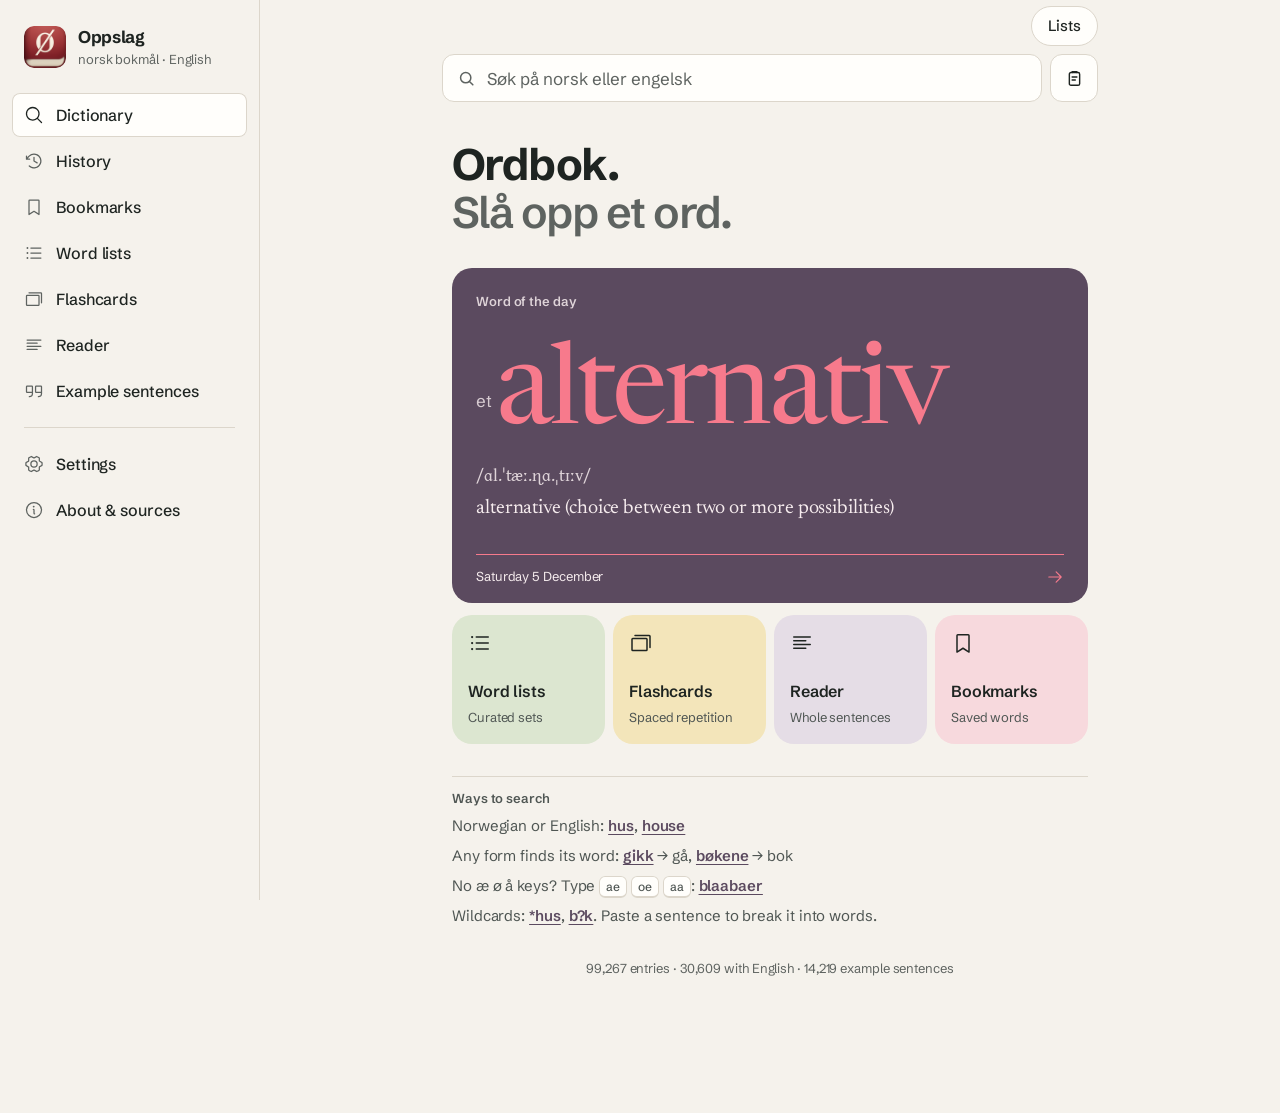
<file: index.html>
<!doctype html>
<html lang="en">
<head>
<meta charset="utf-8">
<meta name="viewport" content="width=device-width, initial-scale=1, viewport-fit=cover">
<title>Oppslag</title>
<meta name="description" content="Offline Norwegian Bokmål–English dictionary">
<!-- One theme colour = the app's own background, so the status bar blends in. iOS Home Screen apps
     don't switch between media-query variants, so a tiny script picks light or dark before first paint. -->
<meta name="theme-color" content="#1C1B1C">
<script>
  (function () {
    try {
      var s = (JSON.parse(localStorage.getItem('oppslag.v1') || '{}').settings) || {};
      var t = s.theme || 'auto';
      var dark = t === 'dark' || (t === 'auto' && matchMedia('(prefers-color-scheme: dark)').matches);
      document.querySelector('meta[name="theme-color"]').setAttribute('content', dark ? '#1C1B1C' : '#F5F2EC');
      if (t !== 'auto') document.documentElement.dataset.theme = t;   // the launch screen uses the chosen theme too
      // the app reloaded itself in the background to update: come back without the launch logo
      if (sessionStorage.getItem('oppslag.quiet')) { sessionStorage.removeItem('oppslag.quiet'); document.documentElement.classList.add('no-splash'); }
      // Home Screen app on iOS: for its first frames iOS lays the page out below the status bar, then
      // grows it to the full screen, so a launch icon centred in the page jumped up by half the status
      // bar. The bottom edge doesn't move, so the icon is placed from the bottom, at the screen's centre
      // (where iOS's own launch image has it too).
      if (navigator.standalone === true) {
        var land = matchMedia('(orientation: landscape)').matches;
        var sh = land ? Math.min(screen.width, screen.height) : Math.max(screen.width, screen.height);
        document.documentElement.style.setProperty('--screen-h', sh + 'px');
        document.documentElement.classList.add('ios-app');
      }
    } catch (e) {}
  })();
</script>
<meta name="apple-mobile-web-app-capable" content="yes">
<meta name="mobile-web-app-capable" content="yes">
<meta name="apple-mobile-web-app-status-bar-style" content="default">
<meta name="apple-mobile-web-app-title" content="Oppslag">
<link rel="manifest" href="oppslag-v7.webmanifest">
<!-- icon file names carry a version so iOS can't reuse a cached copy of an older logo -->
<link rel="icon" href="icons/bok7-192.png">
<!-- LAUNCH-IMAGES (pipeline/render_launch.py) -->
<link rel="apple-touch-startup-image" media="(device-width: 375px) and (device-height: 667px) and (-webkit-device-pixel-ratio: 2) and (orientation: portrait)" href="icons/bok7-launch-750x1334.png">
<link rel="apple-touch-startup-image" media="(device-width: 414px) and (device-height: 736px) and (-webkit-device-pixel-ratio: 3) and (orientation: portrait)" href="icons/bok7-launch-1242x2208.png">
<link rel="apple-touch-startup-image" media="(device-width: 375px) and (device-height: 812px) and (-webkit-device-pixel-ratio: 3) and (orientation: portrait)" href="icons/bok7-launch-1125x2436.png">
<link rel="apple-touch-startup-image" media="(device-width: 414px) and (device-height: 896px) and (-webkit-device-pixel-ratio: 2) and (orientation: portrait)" href="icons/bok7-launch-828x1792.png">
<link rel="apple-touch-startup-image" media="(device-width: 414px) and (device-height: 896px) and (-webkit-device-pixel-ratio: 3) and (orientation: portrait)" href="icons/bok7-launch-1242x2688.png">
<link rel="apple-touch-startup-image" media="(device-width: 390px) and (device-height: 844px) and (-webkit-device-pixel-ratio: 3) and (orientation: portrait)" href="icons/bok7-launch-1170x2532.png">
<link rel="apple-touch-startup-image" media="(device-width: 428px) and (device-height: 926px) and (-webkit-device-pixel-ratio: 3) and (orientation: portrait)" href="icons/bok7-launch-1284x2778.png">
<link rel="apple-touch-startup-image" media="(device-width: 393px) and (device-height: 852px) and (-webkit-device-pixel-ratio: 3) and (orientation: portrait)" href="icons/bok7-launch-1179x2556.png">
<link rel="apple-touch-startup-image" media="(device-width: 430px) and (device-height: 932px) and (-webkit-device-pixel-ratio: 3) and (orientation: portrait)" href="icons/bok7-launch-1290x2796.png">
<link rel="apple-touch-startup-image" media="(device-width: 402px) and (device-height: 874px) and (-webkit-device-pixel-ratio: 3) and (orientation: portrait)" href="icons/bok7-launch-1206x2622.png">
<link rel="apple-touch-startup-image" media="(device-width: 420px) and (device-height: 912px) and (-webkit-device-pixel-ratio: 3) and (orientation: portrait)" href="icons/bok7-launch-1260x2736.png">
<link rel="apple-touch-startup-image" media="(device-width: 440px) and (device-height: 956px) and (-webkit-device-pixel-ratio: 3) and (orientation: portrait)" href="icons/bok7-launch-1320x2868.png">
<link rel="apple-touch-startup-image" media="(device-width: 375px) and (device-height: 667px) and (-webkit-device-pixel-ratio: 2) and (orientation: portrait) and (prefers-color-scheme: dark)" href="icons/bok7-launch-750x1334-dark.png">
<link rel="apple-touch-startup-image" media="(device-width: 414px) and (device-height: 736px) and (-webkit-device-pixel-ratio: 3) and (orientation: portrait) and (prefers-color-scheme: dark)" href="icons/bok7-launch-1242x2208-dark.png">
<link rel="apple-touch-startup-image" media="(device-width: 375px) and (device-height: 812px) and (-webkit-device-pixel-ratio: 3) and (orientation: portrait) and (prefers-color-scheme: dark)" href="icons/bok7-launch-1125x2436-dark.png">
<link rel="apple-touch-startup-image" media="(device-width: 414px) and (device-height: 896px) and (-webkit-device-pixel-ratio: 2) and (orientation: portrait) and (prefers-color-scheme: dark)" href="icons/bok7-launch-828x1792-dark.png">
<link rel="apple-touch-startup-image" media="(device-width: 414px) and (device-height: 896px) and (-webkit-device-pixel-ratio: 3) and (orientation: portrait) and (prefers-color-scheme: dark)" href="icons/bok7-launch-1242x2688-dark.png">
<link rel="apple-touch-startup-image" media="(device-width: 390px) and (device-height: 844px) and (-webkit-device-pixel-ratio: 3) and (orientation: portrait) and (prefers-color-scheme: dark)" href="icons/bok7-launch-1170x2532-dark.png">
<link rel="apple-touch-startup-image" media="(device-width: 428px) and (device-height: 926px) and (-webkit-device-pixel-ratio: 3) and (orientation: portrait) and (prefers-color-scheme: dark)" href="icons/bok7-launch-1284x2778-dark.png">
<link rel="apple-touch-startup-image" media="(device-width: 393px) and (device-height: 852px) and (-webkit-device-pixel-ratio: 3) and (orientation: portrait) and (prefers-color-scheme: dark)" href="icons/bok7-launch-1179x2556-dark.png">
<link rel="apple-touch-startup-image" media="(device-width: 430px) and (device-height: 932px) and (-webkit-device-pixel-ratio: 3) and (orientation: portrait) and (prefers-color-scheme: dark)" href="icons/bok7-launch-1290x2796-dark.png">
<link rel="apple-touch-startup-image" media="(device-width: 402px) and (device-height: 874px) and (-webkit-device-pixel-ratio: 3) and (orientation: portrait) and (prefers-color-scheme: dark)" href="icons/bok7-launch-1206x2622-dark.png">
<link rel="apple-touch-startup-image" media="(device-width: 420px) and (device-height: 912px) and (-webkit-device-pixel-ratio: 3) and (orientation: portrait) and (prefers-color-scheme: dark)" href="icons/bok7-launch-1260x2736-dark.png">
<link rel="apple-touch-startup-image" media="(device-width: 440px) and (device-height: 956px) and (-webkit-device-pixel-ratio: 3) and (orientation: portrait) and (prefers-color-scheme: dark)" href="icons/bok7-launch-1320x2868-dark.png">
<!-- /LAUNCH-IMAGES -->
<link rel="apple-touch-icon" sizes="180x180" href="icons/bok7-180.png">
<link rel="preload" href="fonts/schibsted-grotesk.woff2" as="font" type="font/woff2" crossorigin>
<link rel="preload" href="fonts/newsreader.woff2" as="font" type="font/woff2" crossorigin>
<link rel="stylesheet" href="styles.css">
</head>
<body>
<div id="splash" aria-hidden="true"><img src="icons/bok7-logo.png" alt="" width="112" height="112"><p id="splash-msg" hidden></p></div>

<header class="topbar">
  <div class="navrow">
    <button id="navLeft" class="round" aria-label="Menu"></button>
    <div id="navTitle">Ordbok</div>
    <div id="navRight"></div>
  </div>
  <div class="searchrow">
    <div class="searchwrap">
      <svg class="sicon" viewBox="0 0 24 24" width="18" height="18" fill="none" stroke="currentColor" stroke-width="1.9" stroke-linecap="round"><circle cx="11" cy="11" r="6.5"/><path d="m20 20-4-4"/></svg>
      <input id="q" type="search" placeholder="Søk på norsk eller engelsk" autocomplete="off" autocorrect="off" autocapitalize="off" spellcheck="false" enterkeyhint="search" aria-label="Search">
      <button id="clearQ" class="clear" aria-label="Clear" hidden><svg viewBox="0 0 24 24" width="18" height="18"><circle cx="12" cy="12" r="9" fill="currentColor"/><path d="M9 9l6 6M15 9l-6 6" stroke="var(--surface)" stroke-width="1.8" stroke-linecap="round"/></svg></button>
    </div>
    <button id="pasteBtn" class="round small" aria-label="Search clipboard" title="Search clipboard"><svg viewBox="0 0 24 24" width="19" height="19" fill="none" stroke="currentColor" stroke-width="1.8" stroke-linecap="round" stroke-linejoin="round"><rect x="5.5" y="4.5" width="13" height="16" rx="2"/><path d="M9 4.5V3.5h6v1M9 10h6M9 14h4"/></svg></button>
  </div>
  <div id="keybar" aria-label="Special characters">
    <button data-k="æ">æ</button><button data-k="ø">ø</button><button data-k="å">å</button><button data-k="é">é</button><button data-k="*" class="wild">*</button><button data-k="?" class="wild">?</button>
  </div>
</header>
<ul id="suggest" hidden></ul>

<nav id="drawer" aria-label="Main menu">
  <div class="drawer-brand"><img class="logo-img" src="icons/bok7-logo.png" alt="" width="40" height="40"><div><b>Oppslag</b><div class="sub">norsk bokmål · English</div></div></div>
  <div class="drawer-links"></div>
</nav>
<div id="scrim"></div>
<div id="pagebg" aria-hidden="true"></div>

<main id="view"></main>
<div id="pager" hidden><button id="prevRes" class="round" aria-label="Previous result"></button><button id="nextRes" class="round" aria-label="Next result"></button></div>
<script type="module" src="js/app.js"></script>
</body>
</html>
</file>
<file: styles.css>
/* Oppslag — design system (see CLAUDE.md)
   Colour fields after the Merriam-Webster "remedy" concept, Notion's spacing and hairlines,
   Speak Sync's warm base and tiles. Headwords in Schibsted Grotesk, meaning in Newsreader. */

/* ======================================================================
   Fonts (self-hosted, subset with fonttools; SIL Open Font Licence)
   ====================================================================== */
@font-face { font-family: "Schibsted Grotesk"; src: url("fonts/schibsted-grotesk.woff2") format("woff2"); font-weight: 400 900; font-display: swap; }
@font-face { font-family: "Newsreader"; src: url("fonts/newsreader.woff2") format("woff2"); font-weight: 200 800; font-display: swap; }
@font-face { font-family: "Newsreader"; src: url("fonts/newsreader-italic.woff2") format("woff2"); font-weight: 200 800; font-style: italic; font-display: swap; }
@font-face { font-family: "Gentium IPA"; src: url("fonts/gentium-ipa.woff2") format("woff2"); font-display: swap; }

/* ======================================================================
   Tokens
   ====================================================================== */
:root {
  --font-display: "Schibsted Grotesk", -apple-system, "Helvetica Neue", sans-serif;
  --font-ui: "Schibsted Grotesk", -apple-system, "Helvetica Neue", sans-serif;
  --font-read: "Newsreader", "Iowan Old Style", Georgia, serif;
  --font-ipa: "Gentium IPA", "Times New Roman", serif;
  --space-1: 4px; --space-2: 8px; --space-3: 12px; --space-4: 16px;
  --space-5: 24px; --space-6: 32px; --space-7: 48px; --space-8: 64px;
  --radius-s: 8px; --radius-m: 12px; --radius-l: 20px; --radius-xl: 28px; --radius-pill: 999px;
  --measure: 36em; --page-max: 1080px; --page-narrow: 700px;

  /* the four colour fields (constant across light and dark, like the reference) */
  --mustard: #DFB94F; --sage: #96B07C; --plum: #5B4A5F; --rose: #EFB4BC;
  --coral: #F77A8C;               /* display type on plum only (large text, 3.2:1) */
  --on-field: #1E2421;            /* ink on mustard / sage / rose */
  --on-plum: #F6ECEE;             /* small text on plum */
  /* soft tints for tiles and highlights */
  --mustard-t: #F3E5BA; --sage-t: #DCE6D0; --plum-t: #E5DDE6; --rose-t: #F7D9DD;

  /* neutrals */
  --paper: #F5F2EC; --card: #FFFEFB; --sunken: #ECE8E0; --rule: #DCD6CB; --rule-strong: #1E2421;
  --ink: #1E2421; --ink-2: #4F5653; --ink-3: #5E6360;
  --link: #5B4A5F;                /* plum, the one interactive colour */
  --primary-bg: #1E2421; --primary-fg: #F5F2EC;
  --float: 0 12px 36px rgba(30, 36, 33, .16);
  --fs: 1;
  --nav-h: 52px; --search-h: 64px; --safe-t: env(safe-area-inset-top);
  color-scheme: light;
}
@media (prefers-color-scheme: dark) {
  :root:not([data-theme="light"]) {
    --paper: #1C1B1C; --card: #252325; --sunken: #2E2B2E; --rule: #3B383B; --rule-strong: #EDE8E1;
    --ink: #EDE8E1; --ink-2: #C5BFB7; --ink-3: #A39D95; --link: #D9C3DC;
    --primary-bg: #EDE8E1; --primary-fg: #1C1B1C;
    --mustard-t: #4A4030; --sage-t: #36402F; --plum-t: #3E3441; --rose-t: #4A3337;
    --float: 0 14px 40px rgba(0, 0, 0, .55); color-scheme: dark;
  }
}
:root[data-theme="dark"] {
  --paper: #1C1B1C; --card: #252325; --sunken: #2E2B2E; --rule: #3B383B; --rule-strong: #EDE8E1;
  --ink: #EDE8E1; --ink-2: #C5BFB7; --ink-3: #A39D95; --link: #D9C3DC;
  --primary-bg: #EDE8E1; --primary-fg: #1C1B1C;
  --mustard-t: #4A4030; --sage-t: #36402F; --plum-t: #3E3441; --rose-t: #4A3337;
  --float: 0 14px 40px rgba(0, 0, 0, .55); color-scheme: dark;
}
/* legacy aliases used by small bits of markup (tone drawing etc.) */
:root { --accent: var(--link); --tok-accent: var(--link); --text: var(--ink); --muted: var(--ink-3); --line: var(--rule); --surface: var(--card); --surface-t: var(--card); --field: var(--sunken); --bg: var(--paper); }

/* ======================================================================
   Base
   ====================================================================== */
* { box-sizing: border-box; -webkit-tap-highlight-color: transparent; }
[hidden] { display: none !important; }
/* nothing may scroll the page sideways: while the page layer is pushed right (menu, swipe-back) the
   document would otherwise grow wider than the screen and iOS lets the finger pan it, so the content
   slid off its top bar. body clips (clip, not hidden: hidden would make body its own scroller) */
html { -webkit-text-size-adjust: 100%; background: var(--paper); overflow-x: hidden; }
body {
  margin: 0; background: var(--paper); color: var(--ink);
  font: 400 calc(17px * var(--fs)) / 1.5 var(--font-ui); letter-spacing: -.005em;
  padding-top: calc(var(--safe-t) + var(--nav-h)); padding-bottom: env(safe-area-inset-bottom);
  overflow-x: clip; overscroll-behavior-y: none; -webkit-font-smoothing: antialiased; text-rendering: optimizeLegibility;
}
body.has-search { padding-top: calc(var(--safe-t) + var(--nav-h) + var(--search-h)); }
a { color: var(--link); text-decoration: none; }
button { font: inherit; color: inherit; touch-action: manipulation; letter-spacing: inherit; }
input, select, textarea { font: inherit; color: var(--ink); }
.muted { color: var(--ink-3); }
.small { font-size: 13px; line-height: 18px; }
kbd { font: 500 12px/1 var(--font-ui); background: var(--card); border: 1px solid var(--rule); border-bottom-width: 2px; border-radius: 6px; padding: 2px 6px; color: var(--ink-2); }
.ic { flex: none; }
:focus-visible { outline: 2px solid var(--link); outline-offset: 2px; border-radius: 6px; }
::selection { background: var(--mustard); color: var(--on-field); }

/* ---------- launch screen: the app icon centred on the page colour, like a native app's launch screen.
   Shown on a cold start only; it dissolves (with a slight lift) once the first screen is ready. */
/* The launch screen is one still layer that fades out, like a native launch screen. The icon never
   moves or scales: scaling an image with a drop-shadow filter makes iOS redraw it every frame at
   shifting sub-pixel positions, which showed as a jitter. */
#splash { position: fixed; inset: 0; z-index: 100; background: var(--paper); display: grid; place-items: center; will-change: opacity; }
#splash img { width: 112px; height: 112px; display: block; filter: drop-shadow(0 10px 22px rgba(30, 36, 33, .18)); }
#splash-msg { position: absolute; left: var(--space-6); right: var(--space-6); bottom: calc(var(--space-7) + env(safe-area-inset-bottom)); margin: 0; text-align: center; color: var(--ink-2); font-size: 15px; line-height: 22px; }
html.ios-app #splash { display: block; }
html.ios-app #splash img { position: absolute; left: calc(50% - 56px); bottom: calc(var(--screen-h) / 2 - 56px); }
body.ready #splash { opacity: 0; pointer-events: none; transition: opacity .3s cubic-bezier(.3, 0, .2, 1); }
.no-splash #splash { display: none; }

/* ======================================================================
   Top bar, search, drawer
   ====================================================================== */
.topbar {
  position: fixed; top: 0; left: 0; right: 0; z-index: 20;
  padding: var(--safe-t) max(10px, env(safe-area-inset-right)) 0 max(10px, env(safe-area-inset-left));
  /* solid page colour, hairline once scrolled (Notion). A live blur here cost frames on every scroll and
     had to be swapped for a solid bar during page transitions, which flicked as each one ended */
  background: var(--paper);
  border-bottom: 1px solid transparent; transition: border-color .2s;
}
body.scrolled .topbar { border-bottom-color: var(--rule); }
.navrow { height: var(--nav-h); display: grid; grid-template-columns: 1fr auto 1fr; align-items: center; max-width: var(--page-narrow); margin: 0 auto; padding: 0 calc(var(--space-4) - 10px); }
#navTitle { font-weight: 600; font-size: 16px; text-align: center; white-space: nowrap; overflow: hidden; text-overflow: ellipsis; max-width: 56vw; transition: opacity .2s ease; letter-spacing: -.01em; }
body.hero-visible #navTitle { opacity: 0; }
#navRight { display: flex; justify-content: flex-end; gap: var(--space-2); align-items: center; }
#navLeft { justify-self: start; }
.round {
  width: 40px; height: 40px; border-radius: 50%; border: 1px solid var(--rule); background: var(--card); color: var(--ink);
  display: inline-grid; place-items: center; cursor: pointer; transition: transform .15s ease, background .15s;
}
.round .ic { width: 19px; height: 19px; }
.round:active { transform: scale(.92); background: var(--sunken); }
.round.on { color: var(--on-field); background: var(--mustard); border-color: var(--mustard); }
.round.small { width: 48px; height: 48px; border-radius: var(--radius-m); }
.pill-btn { height: 40px; padding: 0 var(--space-4); border-radius: var(--radius-pill); border: 1px solid var(--rule); background: var(--card); font-weight: 500; font-size: 15px; cursor: pointer; color: var(--ink); }
.searchrow { display: none; gap: var(--space-2); align-items: center; height: var(--search-h); padding: 0 calc(var(--space-4) - 10px) var(--space-3); max-width: var(--page-narrow); margin: 0 auto; }
body.has-search .searchrow { display: flex; }
.searchwrap { flex: 1; position: relative; display: flex; align-items: center; background: var(--card); border: 1px solid var(--rule); border-radius: var(--radius-m); min-width: 0; height: 48px; transition: border-color .15s, box-shadow .15s; }
.searchwrap:focus-within { border-color: var(--ink); box-shadow: 0 0 0 3px color-mix(in srgb, var(--mustard) 55%, transparent); }
.searchwrap .sicon { position: absolute; left: 14px; color: var(--ink-3); pointer-events: none; width: 19px; height: 19px; }
#q { flex: 1; min-width: 0; border: 0; background: transparent; padding: 0 6px 0 44px; height: 100%; font-size: 17px; outline: none; -webkit-appearance: none; appearance: none; }
#q::placeholder { color: var(--ink-3); }
#q::-webkit-search-cancel-button { display: none; }
.clear { border: 0; background: none; color: var(--ink-3); padding: 0 var(--space-3); height: 100%; display: grid; place-items: center; cursor: pointer; }
.clear svg circle { fill: var(--ink-3); }
#keybar { display: none; gap: var(--space-2); padding: 0 calc(var(--space-4) - 10px) var(--space-3); overflow-x: auto; max-width: var(--page-narrow); margin: 0 auto; scrollbar-width: none; }
body.typing.has-search #keybar { display: flex; }
#keybar button { min-width: 46px; height: 38px; padding: 0 var(--space-3); border: 1px solid var(--rule); border-radius: var(--radius-s); background: var(--card); font: 500 18px var(--font-display); cursor: pointer; color: var(--ink); }
#keybar button.wild { color: var(--link); }
body.typing.has-search { padding-top: calc(var(--safe-t) + var(--nav-h) + var(--search-h) + 50px); }
#suggest { position: fixed; z-index: 25; top: calc(var(--safe-t) + var(--nav-h) + var(--search-h) - 8px); left: var(--space-3); right: var(--space-3); max-width: calc(var(--page-narrow) - var(--space-5)); margin: 0 auto; padding: var(--space-1); list-style: none; background: var(--card); border: 1px solid var(--rule); border-radius: var(--radius-m); box-shadow: var(--float); animation: pop .14s ease-out; }
body.typing #suggest { top: calc(var(--safe-t) + var(--nav-h) + var(--search-h) + 42px); }
#suggest li { display: flex; gap: var(--space-3); align-items: center; padding: 10px var(--space-3); border-radius: var(--radius-s); cursor: pointer; outline: none; font-weight: 500; }
#suggest li:hover, #suggest li:focus { background: var(--sunken); }
#suggest .ic { color: var(--ink-3); width: 17px; height: 17px; }
@keyframes pop { from { opacity: 0; transform: translateY(-4px); } }

#drawer { position: fixed; z-index: 40; top: 0; bottom: 0; left: 0; width: min(292px, 84vw); background: var(--paper); padding: calc(var(--space-5) + var(--safe-t)) var(--space-3) var(--space-5); transform: translateX(-104%); transition: transform .3s cubic-bezier(.2, .8, .2, 1); display: flex; flex-direction: column; box-shadow: var(--float); overflow-y: auto; }
.drawer-brand { display: flex; gap: var(--space-3); align-items: center; padding: 0 var(--space-3) var(--space-5); }
.drawer-brand .logo-img { width: 42px; height: 42px; border-radius: 10px; }
.drawer-brand b { font-size: 17px; font-weight: 700; display: block; letter-spacing: -.02em; }
.drawer-brand .sub { font-size: 13px; color: var(--ink-3); }
.drawer-links { display: flex; flex-direction: column; gap: 2px; }
#drawer a { color: var(--ink); padding: 10px var(--space-3); border-radius: var(--radius-s); font-size: 16px; font-weight: 500; display: flex; align-items: center; gap: var(--space-3); transition: background .15s; }
#drawer a .ic { color: var(--ink-3); }
#drawer a:active { background: var(--sunken); }
#drawer a.active { background: var(--card); box-shadow: inset 0 0 0 1px var(--rule); }
#drawer a.active .ic { color: var(--ink); }
#drawer hr { border: 0; border-top: 1px solid var(--rule); margin: var(--space-3); }
#scrim { position: fixed; inset: 0; z-index: 39; background: rgba(28, 27, 28, .32); opacity: 0; pointer-events: none; transition: opacity .25s; }
@media (min-width: 1100px) {
  #drawer { transform: none; box-shadow: none; border-right: 1px solid var(--rule); z-index: 15; width: 260px; }
  #scrim { display: none; }
  body { padding-left: 260px; }
  .topbar { left: 260px; }
  body.root #navLeft { visibility: hidden; }
  #suggest { left: 272px; }
}

/* ======================================================================
   Page scaffolding
   ====================================================================== */
#view { max-width: var(--page-narrow); margin: 0 auto; padding: 0 0 104px; min-height: 60vh; }
.pad { padding: 0 var(--space-4); }
/* Notion-style title: bold line, optional grey second line */
.page-title { font-family: var(--font-display); font-size: 34px; line-height: 38px; font-weight: 700; letter-spacing: -.035em; margin: var(--space-3) var(--space-4) var(--space-5); }
.page-title .sub { display: block; color: var(--ink-3); font-weight: 600; }
.page-intro { padding: 0 var(--space-4); margin: 0 0 var(--space-4); color: var(--ink-2); font-size: 15px; line-height: 22px; }
.empty { text-align: center; color: var(--ink-3); padding: var(--space-8) var(--space-5); font-size: 15px; line-height: 22px; }
.empty b { color: var(--ink); font-weight: 600; }
.empty p { margin: 0 0 var(--space-3); }
.big-check { width: 72px; height: 72px; margin: 0 auto var(--space-4); border-radius: 50%; background: var(--sage); color: var(--on-field); display: grid; place-items: center; font-size: 30px; }
.loading { color: var(--ink-3); padding: var(--space-7); text-align: center; font-size: 15px; }
.foot { text-align: center; font-size: 13px; line-height: 18px; padding: var(--space-6) var(--space-4); color: var(--ink-3); }
/* section label: sentence case with a hairline above, like the reference's footnote rule */
.band { display: flex; align-items: baseline; justify-content: space-between; gap: var(--space-2); margin: var(--space-6) var(--space-4) var(--space-2); padding-top: var(--space-3); border-top: 1px solid var(--rule); font-size: 13px; line-height: 18px; font-weight: 600; color: var(--ink-2); }
.page-title + .band, .band:first-child { margin-top: 0; }
.band .no { font-weight: 400; font-style: italic; font-family: var(--font-read); font-size: 15px; color: var(--ink-3); }
.band .more { font-size: 13px; font-weight: 600; }
.row { display: flex; gap: var(--space-2); flex-wrap: wrap; align-items: center; margin: var(--space-3) var(--space-4); }
.row input { flex: 1; min-width: 160px; }
input:not([type=checkbox]):not([type=range]):not([type=color]):not(#q), select, textarea {
  border: 1px solid var(--rule); background: var(--card); border-radius: var(--radius-m); padding: 11px var(--space-3); font-size: 17px; outline: none; color: var(--ink); transition: border-color .15s, box-shadow .15s;
}
input:focus:not(#q), select:focus, textarea:focus { border-color: var(--ink); box-shadow: 0 0 0 3px color-mix(in srgb, var(--mustard) 55%, transparent); }
textarea { width: 100%; resize: vertical; line-height: 25px; }
/* buttons: solid ink (primary), outlined (secondary), outlined pill with arrow (reference's PLAY →) */
.btn { display: inline-flex; gap: var(--space-2); align-items: center; justify-content: center; border: 1px solid var(--rule); background: var(--card); color: var(--ink); border-radius: var(--radius-m); padding: 10px var(--space-4); font-size: 15px; font-weight: 600; cursor: pointer; transition: transform .12s, background .15s; }
.btn:active { transform: scale(.97); background: var(--sunken); }
.btn .ic { width: 18px; height: 18px; }
.btn.small { padding: 7px var(--space-3); font-size: 14px; }
.btn.primary { background: var(--primary-bg); border-color: var(--primary-bg); color: var(--primary-fg); }
.btn.wide { width: calc(100% - var(--space-6)); margin: var(--space-3) var(--space-4); }
.pill-out { display: inline-flex; align-items: center; justify-content: space-between; gap: var(--space-5); height: 52px; padding: 0 var(--space-5); border: 1.5px solid currentColor; border-radius: var(--radius-pill); background: transparent; color: inherit; font: 500 20px var(--font-display); letter-spacing: .02em; text-transform: uppercase; cursor: pointer; transition: background .15s; }
.pill-out .ic { width: 24px; height: 24px; }
.pill-out:active { background: color-mix(in srgb, currentColor 12%, transparent); }
.banner { display: flex; gap: var(--space-3); align-items: center; margin: 0 var(--space-4) var(--space-4); padding: var(--space-3) var(--space-4); background: var(--plum-t); border-radius: var(--radius-m); color: var(--ink); font-size: 15px; font-weight: 500; }
/* grouped rows: hairline-bordered card (Notion) */
.group { margin: 0 var(--space-4); background: var(--card); border: 1px solid var(--rule); border-radius: var(--radius-m); overflow: hidden; }
.group + .page-intro { margin-top: var(--space-3); }

/* ======================================================================
   Dictionary rows
   ====================================================================== */
.res { display: block; color: var(--ink); padding: 14px var(--space-4); position: relative; transition: background .15s; }
.res + .res::before { content: ""; position: absolute; top: 0; left: var(--space-4); right: var(--space-4); border-top: 1px solid var(--rule); }
.res:active { background: var(--sunken); }
@media (hover: hover) { .res:hover { background: color-mix(in srgb, var(--card) 70%, transparent); } }
.res-head { display: flex; align-items: baseline; gap: 0 var(--space-2); min-width: 0; flex-wrap: wrap; }
.res .art { color: var(--ink-3); font-size: 15px; font-weight: 500; flex: none; }
.res .lem { font-family: var(--font-display); font-size: 21px; line-height: 26px; font-weight: 600; letter-spacing: -.025em; min-width: 0; overflow-wrap: anywhere; }
.res .ipa-s { color: var(--ink-3); font-family: var(--font-ipa); font-size: 15px; white-space: nowrap; overflow: hidden; text-overflow: ellipsis; min-width: 0; }
.hg { color: var(--ink-3); font-family: var(--font-ui); font-size: 12px; font-weight: 600; margin-left: -6px; margin-right: 2px; align-self: flex-start; margin-top: 2px; flex: none; }
.res-gloss { color: var(--ink-2); font-family: var(--font-read); font-size: 17px; line-height: 23px; margin-top: 2px; display: -webkit-box; -webkit-line-clamp: 2; -webkit-box-orient: vertical; overflow: hidden; }
.res-pos { color: var(--ink-3); font-style: italic; }
.nogloss { font-style: italic; color: var(--ink-3); }
.res-note { font-size: 13px; line-height: 18px; color: var(--ink-2); margin-top: var(--space-2); display: inline-flex; gap: var(--space-1); align-items: center; background: var(--mustard-t); border-radius: var(--radius-pill); padding: 2px 10px 2px 8px; }
.res-note b { font-weight: 600; color: var(--ink); }
.res-note .ic { width: 14px; height: 14px; }
.res .rm { position: absolute; right: var(--space-2); top: 50%; transform: translateY(-50%); color: var(--ink-3); border: 0; background: none; padding: var(--space-2); cursor: pointer; border-radius: 50%; }
.res:has(.rm) { padding-right: 52px; }
.chev { color: var(--ink-3); position: absolute; right: var(--space-3); top: 50%; transform: translateY(-50%); display: grid; }
.chev .ic { width: 16px; height: 16px; }

/* ======================================================================
   Home
   ====================================================================== */
.home-title { font-family: var(--font-display); font-size: 34px; line-height: 38px; font-weight: 700; letter-spacing: -.035em; margin: var(--space-2) var(--space-4) var(--space-5); }
.home-title .sub { display: block; color: var(--ink-3); font-weight: 600; }
/* word of the day: the reference's plum splash with coral serif */
.wotd { position: relative; display: block; margin: 0 var(--space-4); padding: var(--space-5) var(--space-5) var(--space-4); background: var(--plum); border-radius: var(--radius-l); color: var(--on-plum); overflow: hidden; }
.wotd-label { font-size: 13px; font-weight: 600; color: var(--on-plum); opacity: .85; }
.wotd-word { font-family: var(--font-read); font-size: 76px; line-height: .95; font-weight: 400; letter-spacing: -.03em; color: var(--coral); margin: var(--space-6) 0 var(--space-3); overflow-wrap: anywhere; }
.wotd-word .art { font-family: var(--font-ui); font-size: 17px; letter-spacing: 0; color: var(--on-plum); opacity: .8; vertical-align: .9em; margin-right: var(--space-1); }
.wotd-ipa { font-family: var(--font-ipa); color: var(--on-plum); font-size: 17px; opacity: .85; }
.wotd-gloss { font-family: var(--font-read); font-size: 20px; line-height: 27px; color: var(--on-plum); margin-top: var(--space-2); }
.wotd-foot { margin-top: var(--space-6); padding-top: var(--space-3); border-top: 1px solid var(--coral); display: flex; justify-content: space-between; align-items: center; font-size: 13px; color: var(--on-plum); }
.wotd-foot .ic { width: 18px; height: 18px; color: var(--coral); }
/* quick tiles (Speak Sync) */
.tiles4 { display: grid; grid-template-columns: 1fr 1fr; gap: var(--space-2); margin: var(--space-3) var(--space-4) 0; }
.tile4 { display: flex; flex-direction: column; justify-content: space-between; gap: var(--space-5); min-height: 104px; padding: var(--space-4); border-radius: var(--radius-l); color: var(--ink); transition: transform .12s; }
.tile4:active { transform: scale(.97); }
.tile4 .ic { width: 24px; height: 24px; }
.tile4 b { font-size: 16px; font-weight: 600; letter-spacing: -.01em; display: block; }
.tile4 span { font-size: 13px; color: var(--ink-2); }
.tile4.t-sage { background: var(--sage-t); } .tile4.t-mustard { background: var(--mustard-t); } .tile4.t-plum { background: var(--plum-t); } .tile4.t-rose { background: var(--rose-t); }
.tips { padding: 0 var(--space-4); margin: 0; list-style: none; font-size: 15px; line-height: 22px; color: var(--ink-2); }
.tips li + li { margin-top: var(--space-2); }
.tips a { font-weight: 600; }

/* ======================================================================
   Lists, grids, toolbars
   ====================================================================== */
.lrow { display: flex; align-items: center; gap: var(--space-3); padding: var(--space-3) 44px var(--space-3) var(--space-4); color: var(--ink); position: relative; min-height: 52px; transition: background .15s; }
.lrow + .lrow::before, .group > .lrow + .lrow::before { content: ""; position: absolute; top: 0; left: 52px; right: 0; border-top: 1px solid var(--rule); }
.lrow:active { background: var(--sunken); }
.lrow > .ic:first-child { color: var(--ink); width: 20px; height: 20px; }
.lrow .lt { flex: 1; min-width: 0; font-size: 16px; font-weight: 500; }
.lrow .cnt { color: var(--ink-3); font-size: 14px; font-variant-numeric: tabular-nums; }
.lrow[hidden] { display: none; }
.wgrid { display: grid; grid-template-columns: repeat(auto-fill, minmax(156px, 1fr)); gap: var(--space-2); padding: 0 var(--space-4); }
.wcell { background: var(--card); border: 1px solid var(--rule); border-radius: var(--radius-m); padding: var(--space-5) var(--space-3) var(--space-4); text-align: center; color: var(--ink); display: flex; flex-direction: column; gap: 2px; transition: transform .12s; }
.wcell:active { transform: scale(.97); }
.wcell b { font-family: var(--font-display); font-size: 24px; line-height: 28px; font-weight: 600; letter-spacing: -.03em; }
.wcell .ipa-s { color: var(--ink-3); font-family: var(--font-ipa); font-size: 14px; }
.wcell span:last-child { color: var(--ink-2); font-family: var(--font-read); font-size: 15px; line-height: 19px; margin-top: var(--space-1); display: -webkit-box; -webkit-line-clamp: 2; -webkit-box-orient: vertical; overflow: hidden; }
.toolbar { display: flex; gap: var(--space-2); flex-wrap: wrap; align-items: center; margin: 0 var(--space-4) var(--space-4); }
.filter { width: calc(100% - var(--space-6)); margin: 0 var(--space-4) var(--space-2); }
.seg { display: inline-flex; background: var(--sunken); border-radius: var(--radius-s); padding: 3px; margin-left: auto; }
.seg button { border: 0; background: none; padding: 5px 10px; border-radius: 6px; color: var(--ink-3); cursor: pointer; display: grid; place-items: center; }
.seg button.on { background: var(--card); color: var(--ink); box-shadow: 0 0 0 1px var(--rule); }
.chip-s { font-size: 12px; line-height: 16px; font-weight: 600; padding: 3px var(--space-2); border-radius: var(--radius-pill); background: var(--sunken); color: var(--ink-2); white-space: nowrap; }
.speak { border: 0; background: none; color: var(--ink-2); padding: var(--space-1); cursor: pointer; display: inline-grid; place-items: center; border-radius: 50%; vertical-align: middle; }
.speak:active { background: var(--sunken); }
.speak.tiny .ic { width: 16px; height: 16px; }
mark { background: var(--mustard-t); color: inherit; border-radius: 3px; padding: 0 2px; }
.pair { padding: var(--space-4); position: relative; }
.pair + .pair::before { content: ""; position: absolute; top: 0; left: var(--space-4); right: var(--space-4); border-top: 1px solid var(--rule); }
.pairform { display: flex; align-items: center; gap: var(--space-1); font-family: var(--font-display); font-size: 24px; line-height: 28px; font-weight: 600; letter-spacing: -.03em; margin-bottom: var(--space-1); }
.pairside { display: flex; gap: var(--space-2); align-items: baseline; color: var(--ink); padding: 3px 0; font-size: 15px; }
.pairside b { font-weight: 600; }
.pairside .muted { color: var(--ink-2); font-family: var(--font-read); font-size: 17px; }
.sents { list-style: none; padding: 0; margin: 0; }
.sents li { padding: var(--space-3) 0; }
.sents li + li { border-top: 1px solid var(--rule); }
.sno { display: flex; gap: var(--space-2); align-items: flex-start; justify-content: space-between; font-family: var(--font-read); font-size: 19px; line-height: 26px; }
.sen { color: var(--ink-2); font-size: 15px; line-height: 21px; }

/* ======================================================================
   Modal, toast, pager
   ====================================================================== */
.modal-wrap { position: fixed; inset: 0; z-index: 60; background: rgba(28, 27, 28, .34); display: grid; place-items: end center; animation: fade .2s; }
@media (min-width: 600px) { .modal-wrap { place-items: center; } }
.modal { background: var(--paper); width: min(480px, 100%); border-radius: var(--radius-l) var(--radius-l) 0 0; padding: var(--space-5) var(--space-5) calc(var(--space-5) + env(safe-area-inset-bottom)); max-height: 80vh; overflow-y: auto; animation: slideup .28s cubic-bezier(.2, .8, .2, 1); box-shadow: var(--float); }
@media (min-width: 600px) { .modal { border-radius: var(--radius-l); } }
.modal h3 { margin: 0 0 var(--space-3); font-family: var(--font-display); font-size: 24px; line-height: 28px; font-weight: 700; letter-spacing: -.03em; }
.modal .row { margin: var(--space-3) 0; }
.modal-actions { display: flex; justify-content: flex-end; gap: var(--space-2); margin-top: var(--space-4); }
@keyframes fade { from { opacity: 0; } }
@keyframes slideup { from { transform: translateY(40px); opacity: 0; } }
.check { display: flex; gap: var(--space-3); align-items: center; padding: 10px 0; cursor: pointer; font-size: 16px; }
.check span:first-of-type { flex: 1; }
.check .muted { font-size: 14px; }
.check input { width: 20px; height: 20px; accent-color: var(--ink); flex: none; }
#toast { position: fixed; left: 50%; bottom: calc(88px + env(safe-area-inset-bottom)); transform: translate(-50%, 16px); background: var(--primary-bg); color: var(--primary-fg); padding: 11px 20px; border-radius: var(--radius-pill); opacity: 0; transition: .25s cubic-bezier(.2, .8, .2, 1); pointer-events: none; z-index: 80; font-size: 15px; font-weight: 500; }
#toast.show { opacity: 1; transform: translate(-50%, 0); }
#pager { position: fixed; z-index: 18; right: max(var(--space-4), env(safe-area-inset-right)); bottom: calc(var(--space-5) + env(safe-area-inset-bottom)); display: flex; gap: var(--space-2); }
#pager .round { width: 48px; height: 48px; box-shadow: var(--float); }
#pager .round:disabled { opacity: .35; }

/* ======================================================================
   Flashcards
   ====================================================================== */
.study-progress { height: 4px; background: var(--rule); margin: var(--space-2) var(--space-4) 0; border-radius: 4px; overflow: hidden; }
.study-progress div { height: 100%; background: var(--ink); transition: width .3s ease; }
.flash { border-radius: var(--radius-xl); margin: var(--space-4); padding: var(--space-6) var(--space-5); min-height: 340px; text-align: left; display: flex; flex-direction: column; gap: var(--space-3); justify-content: flex-end; cursor: pointer; animation: cardin .3s cubic-bezier(.2, .8, .2, 1); background: var(--mustard); color: var(--on-field); }
.flash.f-sage { background: var(--sage); } .flash.f-rose { background: var(--rose); }
.flash.f-plum { background: var(--plum); color: var(--on-plum); } .flash.f-plum .cf-word { color: var(--coral); }
@keyframes cardin { from { opacity: 0; transform: translateY(10px) scale(.985); } }
.flash .front { display: flex; flex-direction: column-reverse; gap: var(--space-2); }
.flash .muted { color: inherit; opacity: .8; font-family: var(--font-read); font-size: 19px; font-style: italic; }
.cf-word { font-family: var(--font-display); font-size: 56px; line-height: 1; font-weight: 600; letter-spacing: -.045em; overflow-wrap: anywhere; }
.cf-en { font-family: var(--font-read); font-size: 32px; line-height: 38px; font-weight: 400; letter-spacing: -.01em; }
.cardback { border-top: 1px solid currentColor; padding-top: var(--space-4); margin-top: var(--space-3); display: flex; flex-direction: column; gap: var(--space-3); animation: fade .25s; }
.cb-en { font-family: var(--font-read); font-size: 24px; line-height: 31px; }
.cb-pron { display: flex; gap: var(--space-3); align-items: center; }
.cb-pron .ipa { font-family: var(--font-ipa); font-size: 18px; }
.cb-pron .chip-s { background: color-mix(in srgb, currentColor 14%, transparent); color: inherit; }
.cb-inf { font-family: var(--font-display); font-weight: 500; font-size: 17px; }
.cb-no { font-family: var(--font-read); font-size: 17px; line-height: 24px; }
.cb-ex { font-family: var(--font-read); font-size: 19px; line-height: 26px; font-style: italic; }
.cb-ex .muted { font-style: normal; font-size: 15px; opacity: .8; }
.cardlinks { display: flex; gap: var(--space-2); margin-top: var(--space-2); }
.cardlinks .btn { background: transparent; border-color: currentColor; color: inherit; }
.typed { max-width: 360px; width: 100%; background: rgba(255,255,255,.6) !important; border-color: currentColor !important; }
.typed-res { font-weight: 600; font-size: 15px; }
.answer { position: sticky; bottom: 0; padding: var(--space-3) var(--space-4) calc(var(--space-3) + env(safe-area-inset-bottom)); background: linear-gradient(transparent, var(--paper) 30%); }
.answer .btn.primary { height: 56px; font-size: 17px; border-radius: var(--radius-l); }
/* grade tiles (Speak Sync's pastel action tiles) */
.grades { display: grid; grid-template-columns: repeat(4, 1fr); gap: var(--space-2); }
.grade { border: 0; border-radius: var(--radius-l); padding: var(--space-3) var(--space-1); min-height: 76px; cursor: pointer; display: flex; flex-direction: column; align-items: center; justify-content: center; gap: 2px; color: var(--ink); font-size: 15px; font-weight: 600; transition: transform .12s; }
.grade:active { transform: scale(.95); }
.grade span { font-size: 13px; font-weight: 500; color: var(--ink-2); }
.grade kbd { display: none; }
@media (hover: hover) { .grade kbd { display: inline; margin-top: 4px; } }
.g0 { background: var(--rose-t); } .g1 { background: var(--mustard-t); } .g2 { background: var(--sage-t); } .g3 { background: var(--plum-t); }
.defs { margin: 0; padding-left: 1.3em; }
.defs > li { margin: var(--space-2) 0; }
.defs.d1 { list-style: lower-alpha; }
.noex { list-style: none; margin: 2px 0; padding: 0; }
.noex li { font-style: italic; opacity: .85; }
.use { font-style: italic; font-weight: 600; }
.clist { opacity: .8; font-size: 13px; }

/* ======================================================================
   Reader
   ====================================================================== */
.reader-line { background: var(--card); border: 1px solid var(--rule); margin: var(--space-4); padding: var(--space-4) var(--space-5); border-radius: var(--radius-l); line-height: 2; font-family: var(--font-read); font-size: 22px; }
.rtok { border: 0; background: none; padding: 1px 2px; box-shadow: inset 0 -2px 0 var(--mustard); cursor: pointer; font: inherit; color: var(--ink); border-radius: 2px; }
.rtok:active { background: var(--mustard-t); }
.rtok.unk { box-shadow: none; color: var(--ink-3); }
.rtok.mwe { box-shadow: inset 0 -5px 0 var(--mustard-t), inset 0 -2px 0 var(--mustard); }
.rword { scroll-margin-top: 140px; transition: background .4s; border-radius: var(--radius-m); }
.flash-hl { background: var(--mustard-t); }

/* ======================================================================
   Settings, about
   ====================================================================== */
.field { display: flex; justify-content: space-between; align-items: center; gap: var(--space-3); padding: var(--space-3) var(--space-4); position: relative; flex-wrap: wrap; min-height: 52px; font-size: 16px; font-weight: 500; }
.group > * + *::before { content: ""; position: absolute; top: 0; left: var(--space-4); right: 0; border-top: 1px solid var(--rule); }
.group > * { position: relative; }
.check-row { padding: 2px var(--space-4); }
.field select, .field input[type=number] { font-size: 15px; padding: 7px var(--space-2); }
input[type=range] { accent-color: var(--ink); width: 150px; }
.reorder { list-style: none; padding: 0; margin: 0; }
.reorder li { display: flex; align-items: center; gap: 2px; padding: 0 var(--space-2) 0 var(--space-4); position: relative; }
.reorder li + li::before { content: ""; position: absolute; top: 0; left: var(--space-4); right: 0; border-top: 1px solid var(--rule); }
.reorder .check { flex: 1; }
.reorder button { border: 0; background: none; color: var(--ink-3); padding: var(--space-2); cursor: pointer; border-radius: var(--radius-s); }
.reorder button:active { background: var(--sunken); }
.group .row { margin: var(--space-3) var(--space-4); }
.group .page-intro { padding-top: var(--space-3); margin-bottom: var(--space-2); }
.sources { padding: var(--space-3) var(--space-4) var(--space-3) var(--space-7); margin: 0; font-size: 15px; line-height: 22px; color: var(--ink-2); }
.sources li { margin-bottom: var(--space-3); }
.sources b { color: var(--ink); font-weight: 600; }
.kbd-list { list-style: none; padding: var(--space-3) var(--space-4); margin: 0; font-size: 15px; line-height: 30px; color: var(--ink-2); }
.about-p { padding: 0 var(--space-4); font-family: var(--font-read); font-size: 20px; line-height: 28px; }
.about-p p { margin: 0 0 var(--space-3); }
.about-p .muted { font-family: var(--font-ui); font-size: 15px; line-height: 22px; }

/* ======================================================================
   Word page
   ====================================================================== */
body[data-page="word"] #view { max-width: var(--page-max); }
body[data-page="word"] .navrow { max-width: var(--page-max); }
.wpage { color: var(--ink); padding: 0 0 var(--space-8); }
.wpage a { color: var(--link); }
.wpage p { margin: 0; }
/* hero: a full colour field per word class (the reference's yellow "remedy" screen) */
.w-hero { margin: 0 var(--space-3); padding: var(--space-5) var(--space-5) var(--space-5); border-radius: var(--radius-xl); background: var(--mustard); color: var(--on-field); min-height: 380px; display: flex; flex-direction: column; }
.w-hero.f-sage { background: var(--sage); } .w-hero.f-rose { background: var(--rose); }
.w-hero.f-plum { background: var(--plum); color: var(--on-plum); } .w-hero.f-plum .w-word { color: var(--coral); }
.w-hero a { color: inherit; }
.w-kicker { font-family: var(--font-read); font-size: 22px; line-height: 28px; font-weight: 400; margin: 0; }
.w-kicker-no { font-style: italic; opacity: .8; }
.w-from { font-size: 14px; line-height: 20px; margin-bottom: var(--space-2) !important; opacity: .85; }
.w-from b { font-weight: 700; }
.w-hero-body { margin-top: auto; padding-top: var(--space-7); }
.w-word { font-family: var(--font-display); font-size: clamp(56px, 17vw, 72px); line-height: .95; font-weight: 600; letter-spacing: -.05em; margin: 0; overflow-wrap: anywhere; }
.w-art { font-family: var(--font-read); font-weight: 400; font-style: italic; font-size: 24px; letter-spacing: 0; vertical-align: .9em; margin-right: var(--space-1); opacity: .85; }
.w-hg { font-family: var(--font-ui); font-size: 16px; font-weight: 600; vertical-align: super; margin-left: 2px; letter-spacing: 0; opacity: .8; }
.w-say { display: flex; align-items: center; flex-wrap: wrap; gap: var(--space-2) var(--space-3); margin-top: var(--space-4); font-size: 17px; }
.w-ipa { font-family: var(--font-ipa); font-size: 20px; line-height: 26px; }
.w-say .sep { opacity: .6; }
.w-tone { font-size: 15px; font-weight: 600; color: inherit !important; text-decoration: underline; text-decoration-thickness: 1px; text-underline-offset: 3px; }
.w-listen { margin-top: var(--space-6); width: 100%; }
.w-speak { border: 0; background: none; color: var(--ink-2); width: 32px; height: 32px; margin: -6px -4px; border-radius: var(--radius-pill); display: inline-grid; place-items: center; cursor: pointer; flex: none; }
.w-speak:active { background: var(--sunken); }
.w-speak.small { width: 28px; height: 28px; margin: -4px 0 -4px 2px; vertical-align: middle; }
.w-speak.small .ic { width: 16px; height: 16px; }
.wpage .w-meta { margin: var(--space-4) var(--space-5) 0; font-size: 13px; line-height: 18px; color: var(--ink-3); }

/* meanings: big serif lead, like the reference's green definition screen */
.w-meanings { padding: var(--space-6) var(--space-5) 0; }
.w-senses { list-style: none; counter-reset: s; margin: 0; padding: 0; max-width: var(--measure); }
.w-senses > li { counter-increment: s; position: relative; padding-left: 30px; font-family: var(--font-read); font-size: 26px; line-height: 32px; letter-spacing: -.01em; }
.w-senses > li + li { margin-top: var(--space-4); }
.w-senses > li::before { content: counter(s); position: absolute; left: 0; top: 7px; font-family: var(--font-ui); font-size: 13px; font-weight: 600; color: var(--ink-3); font-variant-numeric: tabular-nums; }
.w-senses:has(> li:only-child) > li { padding-left: 0; font-size: 34px; line-height: 40px; }
.w-senses:has(> li:only-child) > li::before { display: none; }
.w-gl { color: var(--ink); }
.w-lab { font-family: var(--font-ui); font-size: 13px; font-weight: 500; color: var(--ink-3); letter-spacing: 0; white-space: nowrap; }
.w-ex { margin: var(--space-2) 0 0; font-size: 15px; line-height: 21px; letter-spacing: 0; }
.w-ex-no { font-family: var(--font-read); font-style: italic; font-size: 18px; color: var(--ink); }
.w-ex-en { display: block; font-family: var(--font-ui); color: var(--ink-2); font-size: 15px; line-height: 21px; }
.w-aside-note { margin-top: var(--space-4) !important; font-size: 15px; line-height: 22px; color: var(--ink-2); max-width: var(--measure); }

.w-cols { display: flex; flex-direction: column; padding: 0 var(--space-5); }
.w-main, .w-aside { display: contents; }
.w-sec { padding: var(--space-6) 0 0; }
.w-eyebrow { display: flex; gap: var(--space-2); align-items: baseline; margin: 0 0 var(--space-4); padding-top: var(--space-3); border-top: 1px solid var(--rule-strong); font-size: 13px; line-height: 18px; font-weight: 600; color: var(--ink); }
.w-src { font-weight: 400; color: var(--ink-3); }
.w-body { font-family: var(--font-read); font-size: 19px; line-height: 27px; max-width: var(--measure); }
.w-small { font-size: 15px; line-height: 22px; color: var(--ink-2); max-width: var(--measure); }
.w-small + .w-small, .w-body + .w-small { margin-top: var(--space-2) !important; }
.w-fine { font-size: 13px; line-height: 18px; color: var(--ink-3); margin-top: var(--space-4) !important; }
.w-label { color: var(--ink-3); font-weight: 500; }

/* Norwegian definitions */
.w-defs { list-style: none; counter-reset: d; margin: 0; padding: 0; max-width: var(--measure); }
.w-defs > li { counter-increment: d; position: relative; padding-left: 30px; font-family: var(--font-read); font-size: 19px; line-height: 27px; }
.w-defs > li::before { content: counter(d); position: absolute; left: 0; top: 4px; font-family: var(--font-ui); font-size: 13px; font-weight: 600; color: var(--ink-3); }
.w-defs > li + li { margin-top: var(--space-4); }
.w-defs:has(> li:only-child) > li { padding-left: 0; }
.w-defs:has(> li:only-child) > li::before { display: none; }
.w-defs.d1 { margin-top: var(--space-2); }
.w-defs.d1 > li { padding-left: 24px; }
.w-defs.d1 > li::before { content: counter(d, lower-alpha); }
.w-defs.d1 > li + li { margin-top: var(--space-2); }
.w-uses { list-style: none; margin: var(--space-1) 0 0; padding: 0; }
.w-uses li { font-style: italic; font-size: 17px; line-height: 24px; color: var(--ink-2); }
.w-uses .use { font-weight: 600; color: var(--ink); }
.w-use-gloss { font-family: var(--font-ui); font-style: normal; font-size: 15px; color: var(--ink-3); }
.w-also { font-family: var(--font-ui); font-size: 14px; line-height: 20px; color: var(--ink-3); margin-top: var(--space-2) !important; }
.wpage .xref { font-weight: 600; text-decoration: underline; text-decoration-color: var(--rule); text-underline-offset: 3px; }
.w-fx { list-style: none; margin: 0; padding: 0; max-width: var(--measure); }
.w-fx > li + li { margin-top: var(--space-5); }
.w-fx-l { font-family: var(--font-display); font-size: 19px; font-weight: 600; letter-spacing: -.02em; margin-bottom: var(--space-1) !important; }

/* pronunciation */
.w-tonebox { display: grid; grid-template-columns: auto 1fr; align-items: center; gap: 0 var(--space-4); padding: var(--space-4); border: 1px solid var(--rule); border-radius: var(--radius-m); background: var(--card); }
.w-contour { grid-row: span 2; color: var(--plum); }
:root[data-theme="dark"] .w-contour { color: var(--coral); }
@media (prefers-color-scheme: dark) { :root:not([data-theme="light"]) .w-contour { color: var(--coral); } }
.w-contour .tonesvg text { fill: var(--ink-3); font-family: var(--font-ipa); }
.w-contour .tonesvg text.stress { fill: var(--ink); }
.w-tonename { font-size: 16px; line-height: 22px; font-weight: 600; }
.w-help summary, .w-more summary { cursor: pointer; color: var(--link); font-size: 15px; font-weight: 600; line-height: 22px; list-style: none; padding: var(--space-1) 0; }
.w-help summary::-webkit-details-marker, .w-more summary::-webkit-details-marker { display: none; }
.w-help summary::after, .w-more summary::after { content: " →"; }
.w-help[open] summary::after, .w-more[open] summary::after { content: " ↓"; }
.w-help p { grid-column: 1 / -1; font-family: var(--font-read); font-size: 17px; line-height: 24px; color: var(--ink-2); margin-top: var(--space-1) !important; max-width: var(--measure); }
.w-help[open] { grid-column: 1 / -1; }
.w-ipa-s { font-family: var(--font-ipa); }

/* forms */
.w-form { border: 0; background: none; padding: 0; margin: 0; text-align: left; cursor: pointer; display: inline-flex; flex-direction: column; vertical-align: top; color: var(--ink); font: inherit; }
.w-form-w { font-family: var(--font-display); font-size: 21px; line-height: 26px; font-weight: 600; letter-spacing: -.025em; }
.w-form:active .w-form-w { color: var(--link); }
.w-form.alt { opacity: .5; }
.w-form-ipa { font-family: var(--font-ipa); font-size: 14px; line-height: 19px; color: var(--ink-3); }
.w-form-ipa sup { font-family: var(--font-ui); font-size: 12px; line-height: 0; margin-left: 2px; font-weight: 600; }
.w-flist { display: grid; grid-template-columns: max-content 1fr; gap: var(--space-4) var(--space-5); align-items: baseline; }
.w-frow { display: contents; }
.w-flabel { font-size: 13px; line-height: 18px; color: var(--ink-3); font-weight: 500; }
.w-ngrid { display: grid; grid-template-columns: max-content 1fr 1fr; gap: var(--space-4) var(--space-4); align-items: baseline; }
.w-ngrid > span, .w-fval { display: flex; flex-wrap: wrap; gap: var(--space-2) var(--space-3); }
.w-ngrid > .w-flabel, .w-ngrid > span:empty { display: block; }
.w-none { color: var(--ink-3); }
.w-more { margin-top: var(--space-4); }
.w-more .w-flist { margin-top: var(--space-4); }

/* compound */
.w-parts { display: flex; align-items: stretch; flex-wrap: wrap; gap: var(--space-2); margin-bottom: var(--space-4); }
.w-part { display: inline-flex; flex-direction: column; gap: 2px; padding: var(--space-3) var(--space-4); border-radius: var(--radius-m); background: var(--sage-t); color: var(--ink) !important; min-width: 120px; }
.w-part + .w-plus + .w-part { background: var(--mustard-t); }
.w-part-w { font-family: var(--font-display); font-size: 21px; line-height: 26px; font-weight: 600; letter-spacing: -.025em; }
.w-part-g { font-family: var(--font-read); font-size: 16px; line-height: 21px; color: var(--ink-2); max-width: 12em; }
.w-plus { align-self: center; color: var(--ink-3); font-size: 17px; font-weight: 600; }

/* examples */
.w-sents { list-style: none; margin: 0; padding: 0; max-width: var(--measure); }
.w-sents li + li { margin-top: var(--space-4); }
.w-sents .w-ex-no { font-size: 20px; line-height: 27px; font-style: normal; }
.w-sents .w-ex-no b { font-weight: 600; background: var(--mustard-t); border-radius: 3px; padding: 0 2px; }

/* note */
.w-addnote { border: 1px dashed var(--rule); background: none; padding: var(--space-3) var(--space-4); width: 100%; text-align: left; border-radius: var(--radius-m); color: var(--ink-3); font-size: 15px; cursor: pointer; }
.w-note { width: 100%; max-width: var(--measure); font-family: var(--font-read) !important; font-size: 19px !important; line-height: 27px; color: var(--ink); }

/* desktop: hero across the top, reading column + sticky reference panel */
@media (min-width: 900px) {
  .navrow, .searchrow, #keybar { padding-left: calc(var(--space-6) - 10px); padding-right: calc(var(--space-6) - 10px); }
  .page-title, .home-title { font-size: 44px; line-height: 48px; margin: var(--space-5) var(--space-6) var(--space-6); }
  .page-intro, .pad, .tips, .about-p { padding-left: var(--space-6); padding-right: var(--space-6); }
  .band { margin-left: var(--space-6); margin-right: var(--space-6); }
  .res, .pair { padding-left: var(--space-6); padding-right: var(--space-6); }
  .res + .res::before, .pair + .pair::before { left: var(--space-6); right: var(--space-6); }
  .group, .wotd, .banner, .toolbar, .row, .reader-line, .flash, .tiles4 { margin-left: var(--space-6); margin-right: var(--space-6); }
  .tiles4 { grid-template-columns: repeat(4, 1fr); }
  .wgrid { padding: 0 var(--space-6); }
  .filter, .btn.wide { width: calc(100% - var(--space-8)); margin-left: var(--space-6); margin-right: var(--space-6); }
  .study-progress { margin-left: var(--space-6); margin-right: var(--space-6); }
  .wotd-word { font-size: 112px; }
  .w-hero { margin: 0 var(--space-6); padding: var(--space-6) var(--space-7) var(--space-6); min-height: 420px; }
  .w-word { font-size: 120px; letter-spacing: -.055em; }
  .w-listen { width: auto; min-width: 300px; }
  .wpage .w-meta { margin-left: var(--space-7); margin-right: var(--space-7); }
  .w-meanings { padding: var(--space-7) var(--space-7) 0; }
  .w-cols { display: grid; grid-template-columns: minmax(0, 1fr) 340px; gap: 0 var(--space-8); align-items: start; padding: 0 var(--space-7); }
  .w-main, .w-aside { display: block; }
  .w-aside { position: sticky; top: calc(var(--safe-t) + var(--nav-h) + var(--space-4)); max-height: calc(100vh - var(--nav-h) - var(--space-6)); overflow-y: auto; scrollbar-width: thin; }
}

/* ======================================================================
   Page transitions (View Transitions API, where supported)
   ====================================================================== */
/* One rule: a page in motion always moves over a page that is standing still and fully drawn, so the
   screen never passes through blank paper or two half-faded pages (that was the strobe).
   - Deeper (forward): the new page slides in from the right edge over the old, which eases back a little.
   - Back (the back button): the current page slides off to the right, uncovering the one beneath.
   - Same level (menu, Dictionary to History): the new page fades in over the old, which stays put.
   On a wide screen a full-width slide is too much travel, so the top page moves 40px and fades instead.
   A back made with Safari's own swipe (in a browser tab) is already animated by the browser; app.js skips ours then. */
:root { --vt-ease: cubic-bezier(.32, .72, 0, 1); --vt-dur: .42s; --vt-dist: 100%; --vt-under: -24%; --vt-fade: 1; }
@media (min-width: 760px) { :root { --vt-dur: .3s; --vt-dist: 40px; --vt-under: 0px; --vt-fade: 0; } }
::view-transition { background: var(--paper); }   /* anything left uncovered shows the page colour */
::view-transition-old(root), ::view-transition-new(root) { mix-blend-mode: normal; animation-duration: var(--vt-dur); animation-timing-function: var(--vt-ease); animation-fill-mode: both; }
html[data-nav="forward"]::view-transition-new(root) { animation-name: vt-enter; box-shadow: 0 0 28px rgba(30, 36, 33, .10); }
html[data-nav="forward"]::view-transition-old(root) { animation-name: vt-recede; }
html[data-nav="back"]::view-transition-old(root) { animation-name: vt-leave; z-index: 1; box-shadow: 0 0 28px rgba(30, 36, 33, .10); }
html[data-nav="back"]::view-transition-new(root) { animation-name: vt-return; }
/* going back leaves faster than going forward arrives */
html[data-nav="back"]::view-transition-old(root), html[data-nav="back"]::view-transition-new(root) { animation-duration: calc(var(--vt-dur) * .82); }
html[data-nav="fade"]::view-transition-new(root) { animation: vt-fade-in .18s cubic-bezier(.16, 1, .3, 1) both; }
html[data-nav="fade"]::view-transition-old(root) { animation: vt-hold .18s linear both; }
@keyframes vt-enter { from { transform: translateX(var(--vt-dist)); opacity: var(--vt-fade); } }
@keyframes vt-recede { to { transform: translateX(var(--vt-under)); } }
@keyframes vt-leave { to { transform: translateX(var(--vt-dist)); opacity: var(--vt-fade); } }
@keyframes vt-return { from { transform: translateX(var(--vt-under)); } }
@keyframes vt-fade-in { from { opacity: 0; } }
@keyframes vt-hold { to { opacity: 1; } }

/* The top bar is its own layer above the moving pages: its title and buttons crossfade, and when the
   search row comes or goes its height eases instead of jumping. It's opaque while pages move under it,
   because a captured bar has no live blur and the moving page would show through. */
.topbar { view-transition-name: topbar; }
::view-transition-group(topbar) { overflow: clip; animation-duration: .26s; animation-timing-function: var(--vt-ease); }
::view-transition-old(topbar), ::view-transition-new(topbar) { animation-duration: .18s; animation-timing-function: ease-out; }



/* a cold first visit that still has data to load: the current page dims a little so the tap registered */
#view { transition: opacity .2s ease; }
body.nav-wait #view { opacity: .55; }

@media (prefers-reduced-motion: reduce) {
  /* app.js turns every page change into the crossfade; nothing slides */
  * { animation: none !important; transition: none !important; }
  ::view-transition-group(topbar) { animation-duration: 0s; }
}

/* word-list sections */
.lgroup { margin-top: var(--space-6); }
.lgroup .band { margin-top: 0; }

/* links inside running text are underlined, so they never rely on colour alone (WCAG 1.4.1) */
.w-fine a, .w-small a, .page-intro a, .about-p a, .sources a, .tips a, .w-aside-note a { text-decoration: underline; text-decoration-thickness: 1px; text-underline-offset: 3px; }

/* ======================================================================
   Flashcard decks as folders (owner's reference: collection folders with a tab, an icon tile,
   counts top right, the name bottom left). Built in this app's world: hairline front panel on a
   coloured back panel, two paper sheets peeking out. Pressing a folder tips its front open.
   ====================================================================== */
.folders { display: grid; grid-template-columns: repeat(2, minmax(0, 1fr)); gap: var(--space-6) var(--space-3); margin: 0 var(--space-4) var(--space-6); padding-top: var(--space-2); }
@media (min-width: 720px) { .folders { grid-template-columns: repeat(3, minmax(0, 1fr)); gap: var(--space-7) var(--space-5); } }
@media (min-width: 1100px) { .folders { grid-template-columns: repeat(4, minmax(0, 1fr)); } }
.folder { --f: var(--mustard); --f-ink: var(--on-field); position: relative; display: flex; flex-direction: column; padding: 20px 0 5px; color: var(--ink); text-align: left;
  border: 0; background: none; font: inherit; cursor: pointer; -webkit-touch-callout: none; -webkit-user-select: none; user-select: none; }
.folder.c-sage { --f: var(--sage); } .folder.c-rose { --f: var(--rose); } .folder.c-plum { --f: var(--plum); --f-ink: var(--on-plum); }
/* back panel: the same colour as the tab, showing as a thin edge under the front */
.folder::before { content: ""; position: absolute; left: 0; right: 0; top: 20px; bottom: 0; background: var(--f); border-radius: 6px 18px 18px 18px; }
.folder-tab { position: absolute; top: 0; left: 0; width: 46%; height: 30px; background: var(--f); border-radius: 10px 4px 0 0; }
.folder-tab::after { content: ""; position: absolute; top: 0; bottom: 0; right: -13px; width: 26px; background: var(--f); border-radius: 0 8px 0 0; transform: skewX(32deg); }
.folder-sheet { position: absolute; left: 10px; right: 14px; top: 13px; height: 48px; background: var(--card); border: 1px solid var(--rule); border-radius: 5px; transform: rotate(-1.2deg); transition: transform .4s cubic-bezier(.2, .8, .2, 1); }
.folder-sheet.s2 { left: 22px; right: 8px; top: 16px; transform: rotate(1.4deg); }
.folder-front { position: relative; display: flex; flex-direction: column; justify-content: space-between; gap: var(--space-5); min-height: 150px; padding: var(--space-3) var(--space-3) var(--space-4) var(--space-4);
  flex: 1; background: var(--card); border: 1px solid var(--rule); border-radius: 6px 18px 18px 18px; transform-origin: 50% 100%; transition: transform .4s cubic-bezier(.2, .8, .2, 1); }
.folder-top { display: flex; justify-content: space-between; align-items: flex-start; gap: var(--space-2); }
.folder-icon { flex: none; width: 46px; height: 46px; border-radius: var(--radius-m); background: var(--f); color: var(--f-ink); display: grid; place-items: center; }
.folder-icon .ic { width: 24px; height: 24px; }
.folder-count { font-size: 13px; line-height: 18px; color: var(--ink-3); text-align: right; font-variant-numeric: tabular-nums; }
.folder-count b { color: var(--ink); font-weight: 600; }
.folder-name { font-family: var(--font-display); font-size: 18px; line-height: 22px; font-weight: 600; letter-spacing: -.02em; overflow-wrap: anywhere; }
.folder-dir { display: block; margin-top: 2px; font-size: 13px; line-height: 18px; font-weight: 400; letter-spacing: 0; color: var(--ink-3); }
@media (hover: hover) {
  .folder:hover .folder-front { transform: perspective(900px) rotateX(-9deg); }
  .folder:hover .folder-sheet { transform: translateY(-7px) rotate(-2.2deg); }
  .folder:hover .folder-sheet.s2 { transform: translateY(-4px) rotate(2.4deg); }
}
.folder:active .folder-front, .folder.holding .folder-front { transform: perspective(900px) rotateX(-9deg) scale(.985); }
.folder:active .folder-sheet, .folder.holding .folder-sheet { transform: translateY(-7px) rotate(-2.2deg); }
.folder-new::before, .folder-new .folder-tab::after { display: none; }
.folder-new .folder-tab { background: none; border: 1px dashed var(--rule); border-bottom: 0; }
.folder-new .folder-front { background: transparent; border-style: dashed; align-items: center; justify-content: center; gap: var(--space-2); color: var(--ink-2); font-weight: 600; font-size: 15px; }
.folder-new .folder-front .ic { width: 26px; height: 26px; }
@media (prefers-reduced-motion: reduce) { .folder-front, .folder-sheet { transition: none; } .folder .folder-front, .folder .folder-sheet { transform: none !important; } }

/* deck sheets (new deck, deck options) */
.sheet-stats { margin: calc(-1 * var(--space-2)) 0 var(--space-4); color: var(--ink-3); font-size: 13px; line-height: 18px; }
.sheet-form { display: flex; flex-direction: column; gap: var(--space-4); }
.sheet-field { display: flex; flex-direction: column; gap: 6px; border: 0; padding: 0; margin: 0; min-width: 0; }
.sheet-field > span, .sheet-field legend { font-size: 13px; line-height: 18px; font-weight: 600; color: var(--ink-2); padding: 0; }
.sheet-field input:not([type=radio]), .sheet-field select { width: 100%; padding: 12px var(--space-3); border: 1px solid var(--rule); border-radius: var(--radius-m); background: var(--card); font-size: 16px; }
.swatches > div { display: grid; grid-template-columns: repeat(4, 1fr); gap: var(--space-2); margin-top: 6px; }
.sw { --f: var(--mustard); position: relative; display: flex; flex-direction: column; align-items: center; gap: 6px; padding: var(--space-2) 0; border-radius: var(--radius-m); cursor: pointer; font-size: 13px; color: var(--ink-2); }
.sw.c-sage { --f: var(--sage); } .sw.c-plum { --f: var(--plum); } .sw.c-rose { --f: var(--rose); }
.sw::before { content: ""; width: 36px; height: 36px; border-radius: 10px; background: var(--f); box-shadow: 0 0 0 1px color-mix(in srgb, var(--ink) 10%, transparent); transition: box-shadow .15s; }
.sw:has(input:checked)::before { box-shadow: 0 0 0 2px var(--paper), 0 0 0 4px var(--ink); }
.sw:has(input:checked) { color: var(--ink); font-weight: 600; }
.sw input { position: absolute; opacity: 0; pointer-events: none; }
.sw:has(input:focus-visible)::before { outline: 2px solid var(--link); outline-offset: 4px; }
.btn.danger { color: #A3293D; border-color: color-mix(in srgb, #A3293D 35%, var(--rule)); }
:root[data-theme="dark"] .btn.danger { color: #F2A0AC; }
@media (prefers-color-scheme: dark) { :root:not([data-theme="light"]) .btn.danger { color: #F2A0AC; } }

/* ======================================================================
   Example sentences: press and hold to open. A quiet tint fills in from the left while you hold.
   ====================================================================== */
[data-sent] { position: relative; isolation: isolate; -webkit-touch-callout: none; -webkit-user-select: none; user-select: none; }
[data-sent]::after { content: ""; position: absolute; inset: -6px -10px; z-index: -1; border-radius: var(--radius-m); background: color-mix(in srgb, currentColor 9%, transparent); transform: scaleX(0); transform-origin: left center; opacity: 0; pointer-events: none; }
[data-sent].holding::after { transform: scaleX(1); opacity: 1; transition: transform .38s cubic-bezier(.4, 0, .6, 1) .08s, opacity .12s .08s; }
.flash[data-sent]::after { display: none; }
.flash[data-sent].holding { transform: scale(.985); transition: transform .38s .08s; }
.hold-hint { margin: calc(-1 * var(--space-2)) 0 var(--space-4); font-size: 13px; line-height: 18px; color: var(--ink-3); }
.pad + .hold-hint, #exr > .hold-hint { padding: 0 var(--space-4); margin-top: 0; }

/* sentence rows in Bookmarks */
.sres-no { font-family: var(--font-read); font-size: 20px; line-height: 26px; color: var(--ink); }
.scell { grid-column: span 2; text-align: left; }
.scell b { font-family: var(--font-read); font-weight: 400; font-size: 19px; line-height: 25px; letter-spacing: 0; }

/* flashcards: a sentence card is a page from the book, not a word-class field */
.flash.f-page { background: var(--card); color: var(--ink); border: 1px solid var(--rule); }
.cf-sent { font-family: var(--font-read); font-size: 30px; line-height: 37px; letter-spacing: -.01em; overflow-wrap: anywhere; }
.cardback .cf-sent { font-size: 24px; line-height: 31px; }
.cb-words { list-style: none; margin: 0; padding: 0; display: grid; gap: 2px; font-size: 15px; line-height: 21px; }
.cb-words b { font-weight: 600; }
.cb-words span { font-family: var(--font-read); font-size: 16px; opacity: .8; }

/* ======================================================================
   Sentence page (Shirabe's "Example sentence" screen)
   ====================================================================== */
.sx { max-width: var(--page-narrow); margin: 0 auto; padding: var(--space-3) 0 var(--space-8); }
.sx p { margin: 0; }
.sx-hero { padding: var(--space-4) var(--space-5) var(--space-5); }
.sx-no { font-family: var(--font-read); font-weight: 400; font-size: 34px; line-height: 42px; letter-spacing: -.012em; margin: 0 0 var(--space-5); text-wrap: pretty; }
.sx-w { color: var(--ink); text-decoration: underline; text-decoration-color: color-mix(in srgb, var(--ink) 28%, transparent); text-decoration-thickness: 1.5px; text-underline-offset: 6px; transition: text-decoration-color .15s, background .15s; border-radius: 4px; }
.sx-w:hover, .sx-w:active { text-decoration-color: var(--ink); background: var(--mustard-t); }
.sx-tools { display: flex; flex-wrap: wrap; gap: var(--space-2); color: var(--ink); }
.sx-tools .pill-out { height: 44px; font-size: 16px; gap: var(--space-4); padding: 0 var(--space-4) 0 var(--space-5); }
.sx-tools .pill-out .ic { width: 20px; height: 20px; }
.sx-en { margin: 0 var(--space-5); padding: var(--space-4) 0 var(--space-6); border-top: 1px solid var(--rule); font-family: var(--font-read); font-size: 22px; line-height: 29px; color: var(--ink-2); }
.sx-en .sx-alt { font-size: 17px; line-height: 23px; color: var(--ink-3); margin-top: var(--space-2); }
.sx-words .w-eyebrow { margin: 0 var(--space-5) var(--space-1); }
.sx-words .results .res { padding-left: var(--space-5); padding-right: var(--space-5); }
.sx-words .results .res + .res::before { left: var(--space-5); right: var(--space-5); }
.sx-src { margin: var(--space-5) var(--space-5) 0 !important; }
@media (min-width: 900px) {
  .sx-hero { padding-top: var(--space-6); }
  .sx-no { font-size: 44px; line-height: 54px; }
}

/* ======================================================================
   The page layer (phones and tablets). Like Shirabe, the menu lies still underneath and the whole page
   slides right to reveal it; a swipe-back drags the same layer off to uncover the previous page (#under).
   app.js sets --page-x (where the page is) and --page-ms (0 while the finger leads, the release time after).
   ====================================================================== */
#pagebg { display: none; }
@media (max-width: 1099px) {
  #pagebg { display: block; position: fixed; inset: 0; z-index: 2; background: var(--paper); }
  #view { position: relative; z-index: 3; }
  #drawer { z-index: 1; width: var(--drawer-w, 300px); transform: none; transition: none; box-shadow: none; visibility: hidden;
    background: var(--sunken); padding-left: max(var(--space-3), env(safe-area-inset-left)); }
  #drawer a.active { background: var(--paper); }
  html.drawer-on #drawer { visibility: visible; }
  /* the visible strip of page while the menu is open: tap or drag it to close */
  #scrim { display: none; z-index: 30; background: transparent; opacity: 1; transition: none; pointer-events: auto; }
  html.drawer-open #scrim { display: block; }
  html.page-moving .topbar, html.page-moving #view, html.page-moving #pagebg, html.page-moving #pager, html.page-moving #scrim {
    transform: translate3d(var(--page-x, 0px), 0, 0);
    transition: transform var(--page-ms, 0ms) cubic-bezier(.32, .72, 0, 1); will-change: transform; backface-visibility: hidden;
  }
  /* the page's leading edge casts a soft shadow onto whatever it reveals */
  html.page-moving #pagebg { box-shadow: -1px 0 0 color-mix(in srgb, var(--ink) 8%, transparent), -14px 0 36px rgba(20, 14, 14, .16); }
  html.page-moving .topbar { box-shadow: -1px 0 0 color-mix(in srgb, var(--ink) 8%, transparent); }

  /* swipe-back: the previous page underneath, 30% behind and lightly shaded, catching up as the
     current page leaves (same timing as the page, so they stay locked together on release) */
  #under { position: fixed; inset: 0; z-index: 1; background: var(--paper); overflow: hidden; pointer-events: none;
    transform: translate3d(calc((var(--page-x, 0px) - 100vw) * .3), 0, 0);
    transition: transform var(--page-ms, 0ms) cubic-bezier(.32, .72, 0, 1); }
  /* the shade lifts as the page leaves, so the page underneath is at full brightness when it takes over */
  #under::after { content: ""; position: absolute; inset: 0; z-index: 40; background: #140E0E; pointer-events: none;
    opacity: calc(.1 * (1 - var(--page-p, 0))); transition: opacity var(--page-ms, 0ms) cubic-bezier(.32, .72, 0, 1); }
  #under .topbar { position: absolute; view-transition-name: none; }
  /* the picture holds copies of the top bar and #view: they must stay put, not follow the page layer
     (they did, so a finished swipe-back pushed the picture off-screen too and the screen went blank) */
  #under .topbar, #under #view { transform: none; transition: none; will-change: auto; view-transition-name: none; }
  #under .under-scroll { position: absolute; left: 0; right: 0; top: calc(var(--safe-t) + var(--nav-h)); }
  #under.has-search .under-scroll { top: calc(var(--safe-t) + var(--nav-h) + var(--search-h)); }
  #under.has-search .searchrow { display: flex; }
  #under.scrolled .topbar { border-bottom-color: var(--rule); }
  #under.hero-visible [id="navTitle"] { opacity: 0; }
  #under.page-word #view { max-width: var(--page-max); }
  #under.page-word .navrow { max-width: var(--page-max); }
  #under #keybar { display: none; }
}
</file>
